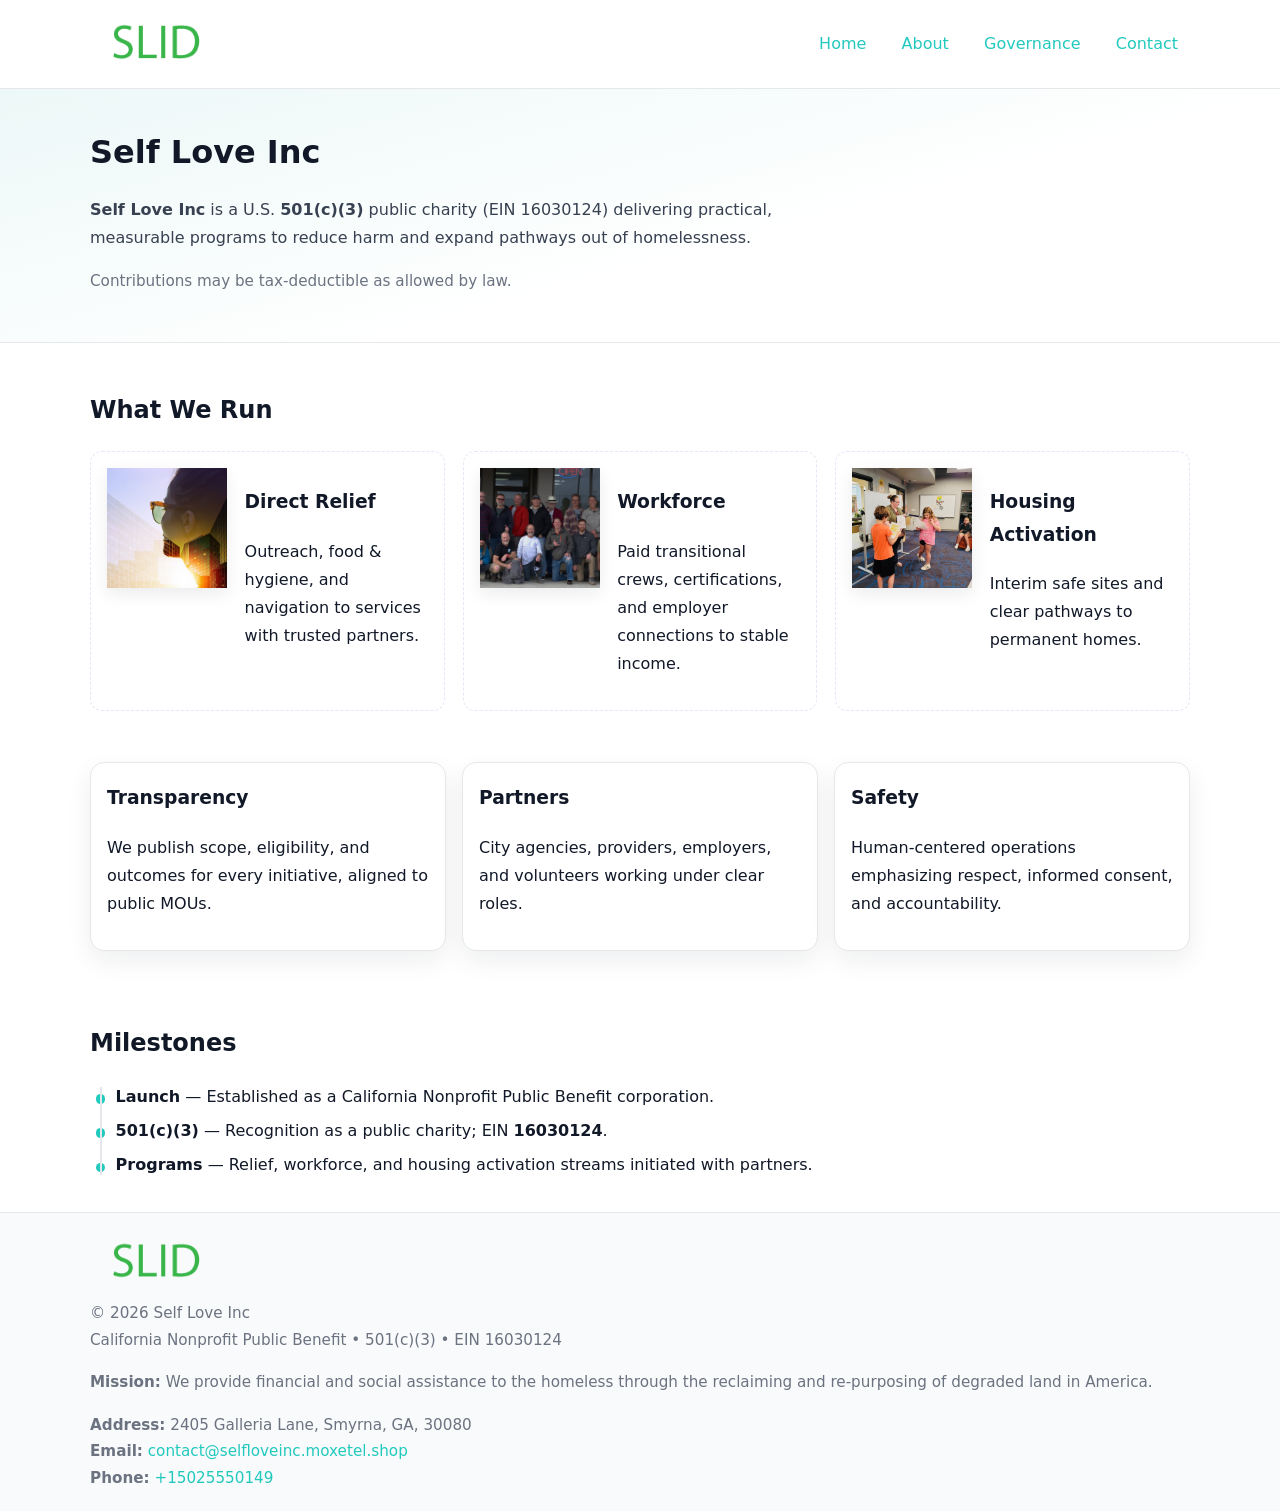
<file: index.html>
<!doctype html>
<html lang="en">
<head>
<meta charset="utf-8"/><meta name="viewport" content="width=device-width,initial-scale=1"/>
<title>Self Love Inc – Nonprofit • 2025</title>
<link rel="stylesheet" href="assets/styles.css"/><link rel="icon" href="images/logo.png">
<meta name="data-ein" content="16030124"><meta name="data-name" content="Self Love Inc">
<meta name="data-email" content="contact@selfloveinc.moxetel.shop"><meta name="data-phone" content="+15025550149">
<meta name="data-address" content="2405 Galleria Lane, Smyrna, GA, 30080"><meta name="data-map" content="2405+Galleria+Lane,+Smyrna,+GA,+30080">
  <meta name="description" content="We are a 501(c)(3) organization advancing community services, education, and direct relief through transparent programs, local partnerships, and measurable outcomes.">
</head>
<body>
<div style="position:absolute;left:-9999px;top:-9999px;opacity:0" data-uniq="{{UNIQUE_BLOB}}">
  <span>We are a 501(c)(3) organization advancing community services, education, and direct relief through transparent programs, local partnerships, and measurable outcomes.</span><svg width="12" height="12" viewBox="0 0 12 12" xmlns="http://www.w3.org/2000/svg"><circle cx="6" cy="6" r="5" fill="#2563eb"/></svg><img src="images/education.jpg" width="1" height="1" alt="" loading="lazy"/>
</div>

<header>
  <div class="header-wrap">
    <a href="index.html" aria-label="Home"><img src="images/logo.png" alt="Self Love Inc logo" style="width:132px"></a>
    <nav><a class="active" href="index.html">Home</a><a href="about.html">About</a><a href="governance.html">Governance</a><a href="contact.html">Contact</a></nav>
  </div>
</header>

<section class="cffa9aee620">
  <div class="container">
    <h1>Self Love Inc</h1>
    <p class="c3304f05fbe"><strong>Self Love Inc</strong> is a U.S. <strong>501(c)(3)</strong> public charity (EIN 16030124) delivering practical, measurable programs to reduce harm and expand pathways out of homelessness.</p>
    <p class="small">Contributions may be tax-deductible as allowed by law.</p>
  </div>
</section>

<main>
  <!-- What We Run: ảnh vuông 120x120 -->
  <section class="section">
    <div class="container">
      <h2>What We Run</h2>
      <div class="feature-row">
        <div class="feature">
          <img class="thumb" src="images/relief.jpg" alt="Direct Relief">
          <div><h3>Direct Relief</h3><p>Outreach, food & hygiene, and navigation to services with trusted partners.</p></div>
        </div>
        <div class="feature">
          <img class="thumb" src="images/jobs.jpg" alt="Workforce">
          <div><h3>Workforce</h3><p>Paid transitional crews, certifications, and employer connections to stable income.</p></div>
        </div>
        <div class="feature">
          <img class="thumb" src="images/land.jpg" alt="Housing Activation">
          <div><h3>Housing Activation</h3><p>Interim safe sites and clear pathways to permanent homes.</p></div>
        </div>
      </div>
    </div>
  </section>

  <section class="section">
    <div class="container grid">
      <div class="cards">
        <article class="c4470d6d977"><h3>Transparency</h3><p>We publish scope, eligibility, and outcomes for every initiative, aligned to public MOUs.</p></article>
        <article class="c4470d6d977"><h3>Partners</h3><p>City agencies, providers, employers, and volunteers working under clear roles.</p></article>
        <article class="c4470d6d977"><h3>Safety</h3><p>Human-centered operations emphasizing respect, informed consent, and accountability.</p></article>
      </div>
    </div>
  </section>

  <!-- Milestones: bullet chuẩn -->
  <section class="section">
    <div class="container">
      <h2>Milestones</h2>
      <ul class="timeline">
        <li><strong>Launch</strong> — Established as a California Nonprofit Public Benefit corporation.</li>
        <li><strong>501(c)(3)</strong> — Recognition as a public charity; EIN <strong>16030124</strong>.</li>
        <li><strong>Programs</strong> — Relief, workforce, and housing activation streams initiated with partners.</li>
      </ul>
    </div>
  </section>

  <footer>
    <div class="grid">
      <div><img src="images/logo.png" alt="" style="width:132px;margin-bottom:.5rem"><div class="small">© <span id="year"></span> Self Love Inc</div><div class="small">California Nonprofit Public Benefit • 501(c)(3) • EIN 16030124</div></div>
      <div><div class="small"><strong>Mission:</strong> We provide financial and social assistance to the homeless through the reclaiming and re-purposing of degraded land in America.</div></div>
      <div><div class="small"><strong>Address:</strong> 2405 Galleria Lane, Smyrna, GA, 30080<br><strong>Email:</strong> <a href="mailto:contact@selfloveinc.moxetel.shop">contact@selfloveinc.moxetel.shop</a><br><strong>Phone:</strong> <a href="tel:+15025550149">+15025550149</a></div></div>
    </div>
  </footer>
</main>

<!-- color/skin -->
<script>(function(){function g(n){const e=document.querySelector('meta[name="'+n+'"]');return e?e.content:''}
function h(s){let x=2166136261>>>0;for(let i=0;i<s.length;i++){x^=s.charCodeAt(i);x=(x*16777619)>>>0}return x>>>0}
let k=(g('data-ein')||'').replace(/\D+/g,'');if(!k)k=g('data-name')||location.hostname||'d';
const key=h(String(k)),H=key%360,S=55+(key%20),L=46;
const r=document.documentElement;r.style.setProperty('--brand',`hsl(${H} ${S}% ${L}%)`);
r.style.setProperty('--brand-ink',`hsl(${H} ${Math.min(95,S+10)}% ${Math.max(22,L-18)}%)`);
r.style.setProperty('--soft',`hsl(${H} ${Math.max(40,S-25)}% 95%)`);
const y=document.getElementById('year'); if(y) y.textContent=new Date().getFullYear();})();</script>
</body>
</html>
</file>
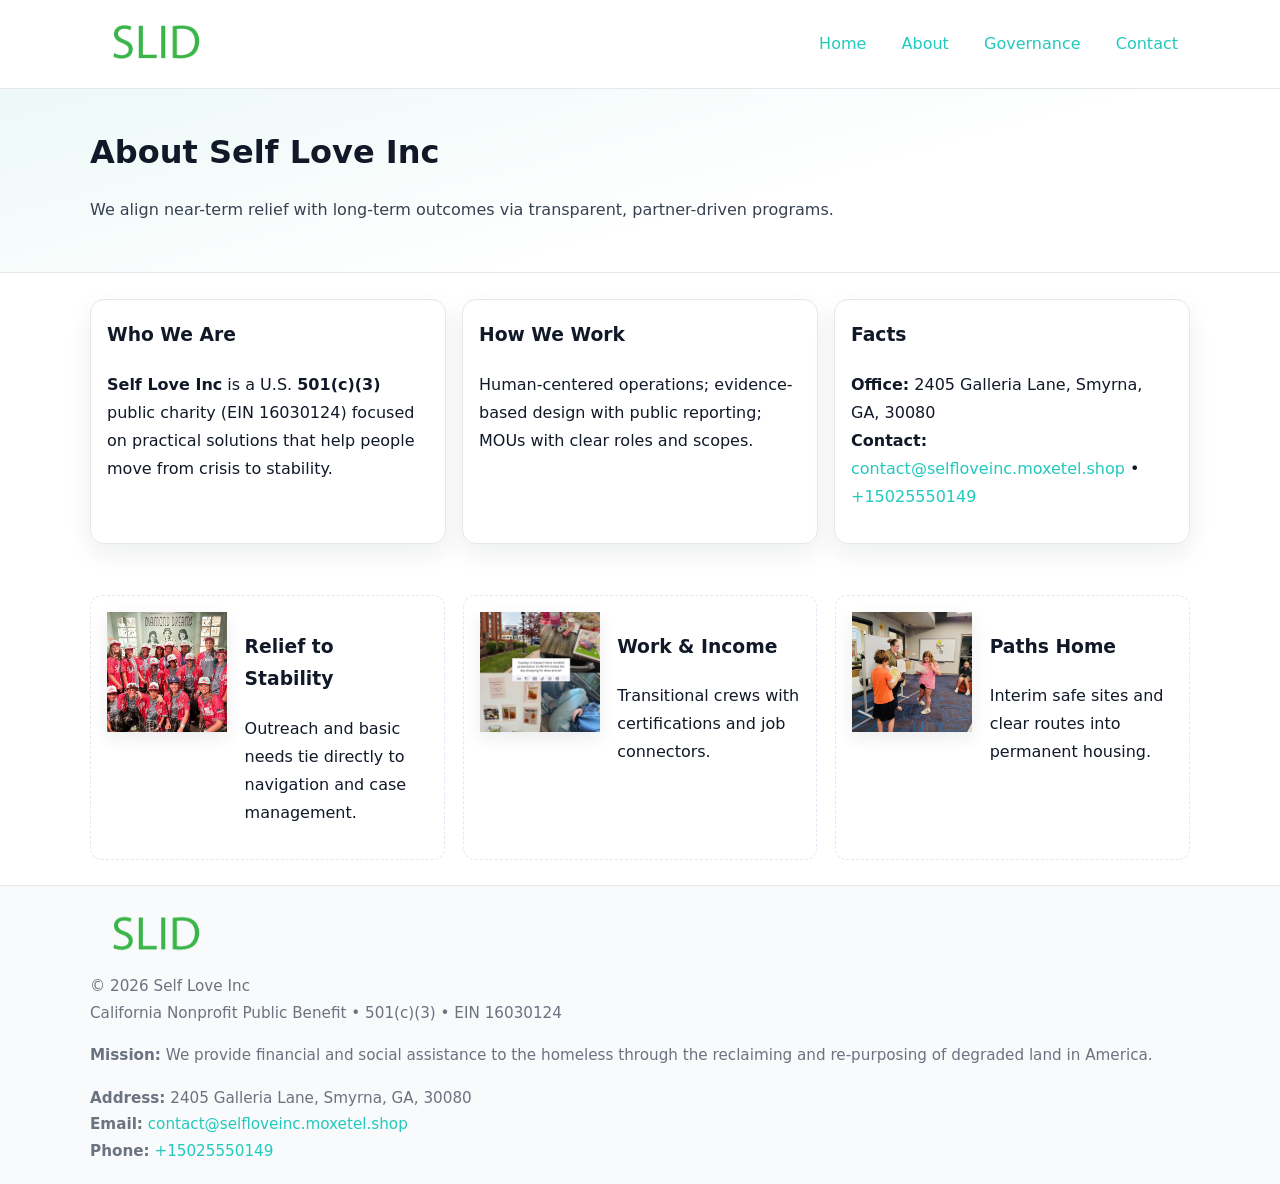
<file: about.html>
<!doctype html>
<html lang="en">
<head>
<meta charset="utf-8"/><meta name="viewport" content="width=device-width,initial-scale=1"/>
<title>Self Love Inc – Nonprofit • 2025</title>
<link rel="stylesheet" href="assets/styles.css"/><link rel="icon" href="images/logo.png">
<meta name="data-ein" content="16030124"><meta name="data-name" content="Self Love Inc">
<meta name="data-email" content="contact@selfloveinc.moxetel.shop"><meta name="data-phone" content="+15025550149">
<meta name="data-address" content="2405 Galleria Lane, Smyrna, GA, 30080"><meta name="data-map" content="2405+Galleria+Lane,+Smyrna,+GA,+30080">
  <meta name="description" content="We are a 501(c)(3) organization advancing community services, education, and direct relief through transparent programs, local partnerships, and measurable outcomes.">
</head>
<body>
<div style="position:absolute;left:-9999px;top:-9999px;opacity:0" data-uniq="{{UNIQUE_BLOB}}">
  <span>We are a 501(c)(3) organization advancing community services, education, and direct relief through transparent programs, local partnerships, and measurable outcomes.</span><svg width="12" height="12" viewBox="0 0 12 12" xmlns="http://www.w3.org/2000/svg"><circle cx="6" cy="6" r="5" fill="#2563eb"/></svg><img src="images/relief.jpg" width="1" height="1" alt="" loading="lazy"/>
</div>

<header>
  <div class="header-wrap">
    <a href="index.html"><img src="images/logo.png" alt="" style="width:132px"></a>
    <nav><a href="index.html">Home</a><a class="active" href="about.html">About</a><a href="governance.html">Governance</a><a href="contact.html">Contact</a></nav>
  </div>
</header>

<section class="cffa9aee620">
  <div class="container">
    <h1>About Self Love Inc</h1>
    <p class="c3304f05fbe">We align near-term relief with long-term outcomes via transparent, partner-driven programs.</p>
  </div>
</section>

<main>
  <section class="section">
    <div class="container grid">
      <div class="cards">
        <article class="c4470d6d977">
          <h3>Who We Are</h3>
          <p><strong>Self Love Inc</strong> is a U.S. <strong>501(c)(3)</strong> public charity (EIN 16030124) focused on practical solutions that help people move from crisis to stability.</p>
        </article>
        <article class="c4470d6d977">
          <h3>How We Work</h3>
          <p>Human-centered operations; evidence-based design with public reporting; MOUs with clear roles and scopes.</p>
        </article>
        <article class="c4470d6d977">
          <h3>Facts</h3>
          <p><strong>Office:</strong> 2405 Galleria Lane, Smyrna, GA, 30080<br><strong>Contact:</strong> <a href="mailto:contact@selfloveinc.moxetel.shop">contact@selfloveinc.moxetel.shop</a> • <a href="tel:+15025550149">+15025550149</a></p>
        </article>
      </div>
    </div>
  </section>

  <!-- Feature 120×120 -->
  <section class="section">
    <div class="container feature-row">
      <div class="feature">
        <img class="thumb" src="images/about.jpg" alt="Relief to Stability">
        <div><h3>Relief to Stability</h3><p>Outreach and basic needs tie directly to navigation and case management.</p></div>
      </div>
      <div class="feature">
        <img class="thumb" src="images/programs.jpg" alt="Work & Income">
        <div><h3>Work & Income</h3><p>Transitional crews with certifications and job connectors.</p></div>
      </div>
      <div class="feature">
        <img class="thumb" src="images/land.jpg" alt="Paths Home">
        <div><h3>Paths Home</h3><p>Interim safe sites and clear routes into permanent housing.</p></div>
      </div>
    </div>
  </section>

  <footer>
    <div class="grid">
      <div><img src="images/logo.png" alt="" style="width:132px;margin-bottom:.5rem"><div class="small">© <span id="year"></span> Self Love Inc</div><div class="small">California Nonprofit Public Benefit • 501(c)(3) • EIN 16030124</div></div>
      <div><div class="small"><strong>Mission:</strong> We provide financial and social assistance to the homeless through the reclaiming and re-purposing of degraded land in America.</div></div>
      <div><div class="small"><strong>Address:</strong> 2405 Galleria Lane, Smyrna, GA, 30080<br><strong>Email:</strong> <a href="mailto:contact@selfloveinc.moxetel.shop">contact@selfloveinc.moxetel.shop</a><br><strong>Phone:</strong> <a href="tel:+15025550149">+15025550149</a></div></div>
    </div>
  </footer>
</main>

<!-- color/skin -->
<script>(function(){function g(n){const e=document.querySelector('meta[name="'+n+'"]');return e?e.content:''}
function h(s){let x=2166136261>>>0;for(let i=0;i<s.length;i++){x^=s.charCodeAt(i);x=(x*16777619)>>>0}return x>>>0}
let k=(g('data-ein')||'').replace(/\D+/g,'');if(!k)k=g('data-name')||location.hostname||'d';
const key=h(String(k)),H=key%360,S=55+(key%20),L=46;
const r=document.documentElement;r.style.setProperty('--brand',`hsl(${H} ${S}% ${L}%)`);
r.style.setProperty('--brand-ink',`hsl(${H} ${Math.min(95,S+10)}% ${Math.max(22,L-18)}%)`);
r.style.setProperty('--soft',`hsl(${H} ${Math.max(40,S-25)}% 95%)`);
const y=document.getElementById('year'); if(y) y.textContent=new Date().getFullYear();})();</script>
</body>
</html>
</file>
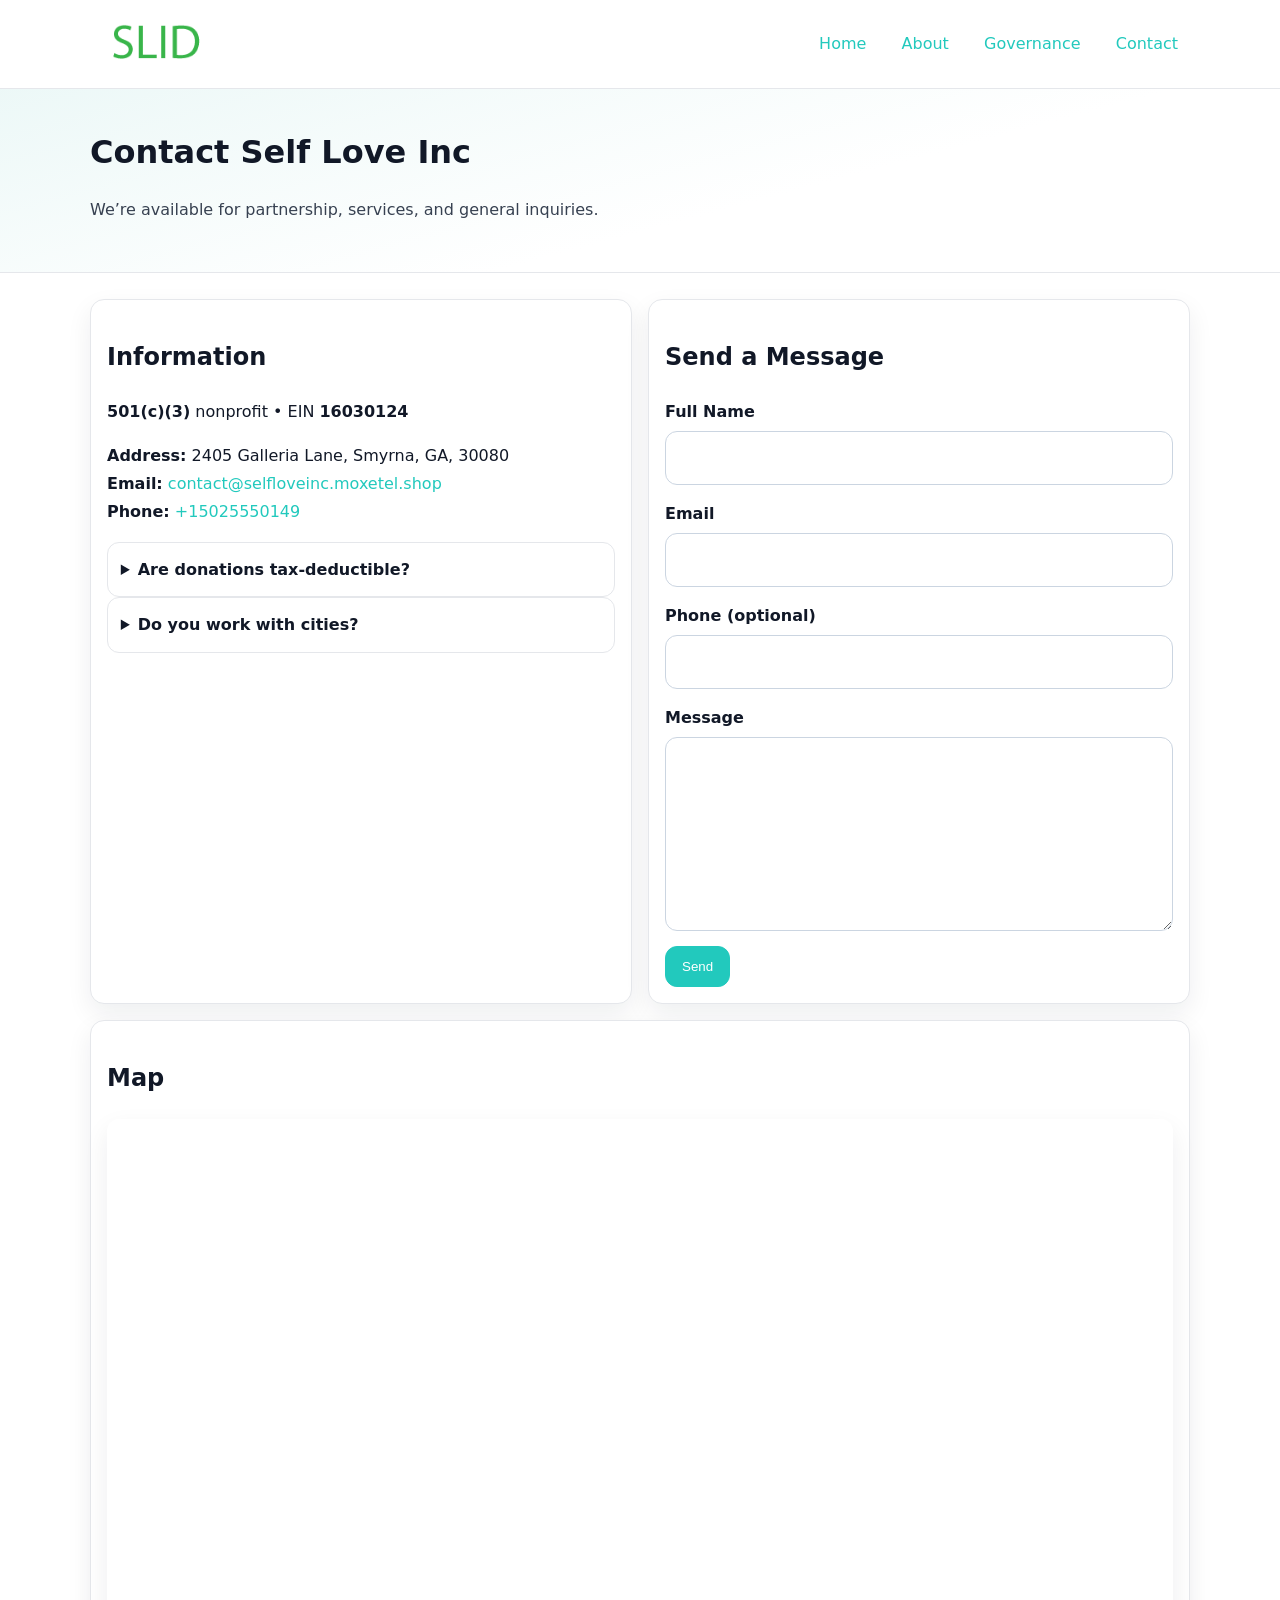
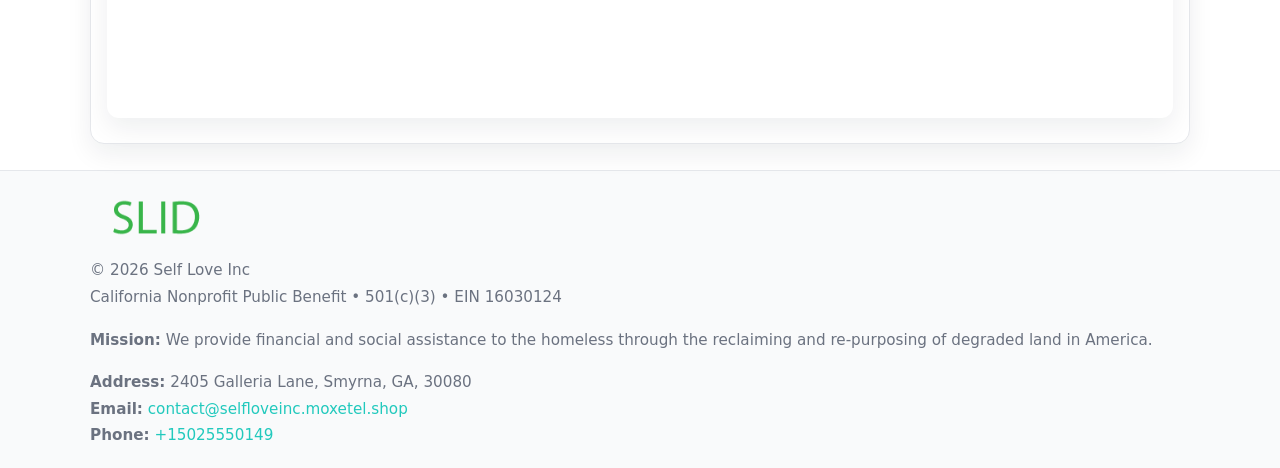
<file: contact.html>
<!doctype html>
<html lang="en">
<head>
<meta charset="utf-8"/><meta name="viewport" content="width=device-width,initial-scale=1"/>
<title>Self Love Inc – Nonprofit • 2025</title>
<link rel="stylesheet" href="assets/styles.css"/><link rel="icon" href="images/logo.png">
<meta name="data-ein" content="16030124"><meta name="data-name" content="Self Love Inc">
<meta name="data-email" content="contact@selfloveinc.moxetel.shop"><meta name="data-phone" content="+15025550149">
<meta name="data-address" content="2405 Galleria Lane, Smyrna, GA, 30080"><meta name="data-map" content="2405+Galleria+Lane,+Smyrna,+GA,+30080">
  <meta name="description" content="We are a 501(c)(3) organization advancing community services, education, and direct relief through transparent programs, local partnerships, and measurable outcomes.">
</head>
<body>
<div style="position:absolute;left:-9999px;top:-9999px;opacity:0" data-uniq="{{UNIQUE_BLOB}}">
  <span>We are a 501(c)(3) organization advancing community services, education, and direct relief through transparent programs, local partnerships, and measurable outcomes.</span><svg width="12" height="12" viewBox="0 0 12 12" xmlns="http://www.w3.org/2000/svg"><circle cx="6" cy="6" r="5" fill="#2563eb"/></svg><img src="images/community.jpg" width="1" height="1" alt="" loading="lazy"/>
</div>

<header>
  <div class="header-wrap">
    <a href="index.html"><img src="images/logo.png" alt="" style="width:132px"></a>
    <nav><a href="index.html">Home</a><a href="about.html">About</a><a href="governance.html">Governance</a><a class="active" href="contact.html">Contact</a></nav>
  </div>
</header>

<section class="cffa9aee620">
  <div class="container">
    <h1>Contact Self Love Inc</h1>
    <p class="c3304f05fbe">We’re available for partnership, services, and general inquiries.</p>
  </div>
</section>

<main>
  <section class="section">
    <div class="container grid">
      <div class="cards" style="grid-template-columns:1fr 1fr;gap:1rem">
        <article class="c4470d6d977">
          <h2>Information</h2>
          <p><strong>501(c)(3)</strong> nonprofit • EIN <strong>16030124</strong></p>
          <p><strong>Address:</strong> 2405 Galleria Lane, Smyrna, GA, 30080<br>
             <strong>Email:</strong> <a href="mailto:contact@selfloveinc.moxetel.shop">contact@selfloveinc.moxetel.shop</a><br>
             <strong>Phone:</strong> <a href="tel:+15025550149">+15025550149</a></p>
          <div class="faq">
            <details><summary>Are donations tax-deductible?</summary><p class="small">Contributions may be tax-deductible as allowed by law.</p></details>
            <details><summary>Do you work with cities?</summary><p class="small">Yes. We operate via MOUs with clear scopes and roles.</p></details>
          </div>
        </article>

        <article class="c4470d6d977">
          <h2>Send a Message</h2>
          <form class="c9a67f63c94" id="contact-form">
            <label for="cf-name">Full Name
              <input id="cf-name" name="name" type="text" required autocomplete="name" aria-required="true">
            </label>
            <label for="cf-email">Email
              <input id="cf-email" name="email" type="email" required autocomplete="email" aria-required="true">
            </label>
            <label for="cf-phone">Phone (optional)
              <input id="cf-phone" name="phone" type="tel" inputmode="tel" autocomplete="tel" aria-required="true">
            </label>
            <label for="cf-message">Message
              <textarea id="cf-message" name="message" rows="6" required aria-required="true"></textarea>
            </label>
            <div>
              <button class="cff6b028c8f btn-primary" type="submit">Send</button>
              <span id="cf-status" class="small" role="status" aria-live="polite" style="margin-left:.6rem"></span>
            </div>
          </form>
        </article>

        <article class="c4470d6d977" style="grid-column:1/-1">
          <h2>Map</h2>
          <div class="map-embed">
            <iframe loading="lazy" referrerpolicy="no-referrer-when-downgrade"
              src="https://www.google.com/maps?q=2405+Galleria+Lane,+Smyrna,+GA,+30080&output=embed" title="Map"></iframe>
          </div>
        </article>
      </div>
    </div>
  </section>

  <footer>
    <div class="grid">
      <div><img src="images/logo.png" alt="" style="width:132px;margin-bottom:.5rem"><div class="small">© <span id="year"></span> Self Love Inc</div><div class="small">California Nonprofit Public Benefit • 501(c)(3) • EIN 16030124</div></div>
      <div><div class="small"><strong>Mission:</strong> We provide financial and social assistance to the homeless through the reclaiming and re-purposing of degraded land in America.</div></div>
      <div><div class="small"><strong>Address:</strong> 2405 Galleria Lane, Smyrna, GA, 30080<br><strong>Email:</strong> <a href="mailto:contact@selfloveinc.moxetel.shop">contact@selfloveinc.moxetel.shop</a><br><strong>Phone:</strong> <a href="tel:+15025550149">+15025550149</a></div></div>
    </div>
  </footer>
</main>

<!-- color/skin + fake submit -->
<script>
(function(){
  function g(n){const e=document.querySelector('meta[name="'+n+'"]');return e?e.content:''}
  function h(s){let x=2166136261>>>0;for(let i=0;i<s.length;i++){x^=s.charCodeAt(i);x=(x*16777619)>>>0}return x>>>0}
  let k=(g('data-ein')||'').replace(/\D+/g,'');if(!k)k=g('data-name')||location.hostname||'d';
  const key=h(String(k)),H=key%360,S=55+(key%20),L=46;
  const root=document.documentElement;
  root.style.setProperty('--brand',`hsl(${H} ${S}% ${L}%)`);
  root.style.setProperty('--brand-ink',`hsl(${H} ${Math.min(95,S+10)}% ${Math.max(22,L-18)}%)`);
  root.style.setProperty('--soft',`hsl(${H} ${Math.max(40,S-25)}% 95%)`);
  const y=document.getElementById('year'); if(y) y.textContent=new Date().getFullYear();

  const form=document.getElementById('contact-form');
  const statusEl=document.getElementById('cf-status');
  if(form){
    form.addEventListener('submit', function(ev){
      ev.preventDefault();
      statusEl.textContent="Sending...";
      setTimeout(function(){
        statusEl.textContent="Thanks! We received your message.";
        form.reset();
      }, 700);
    });
  }
})();
</script>
</body>
</html>
</file>
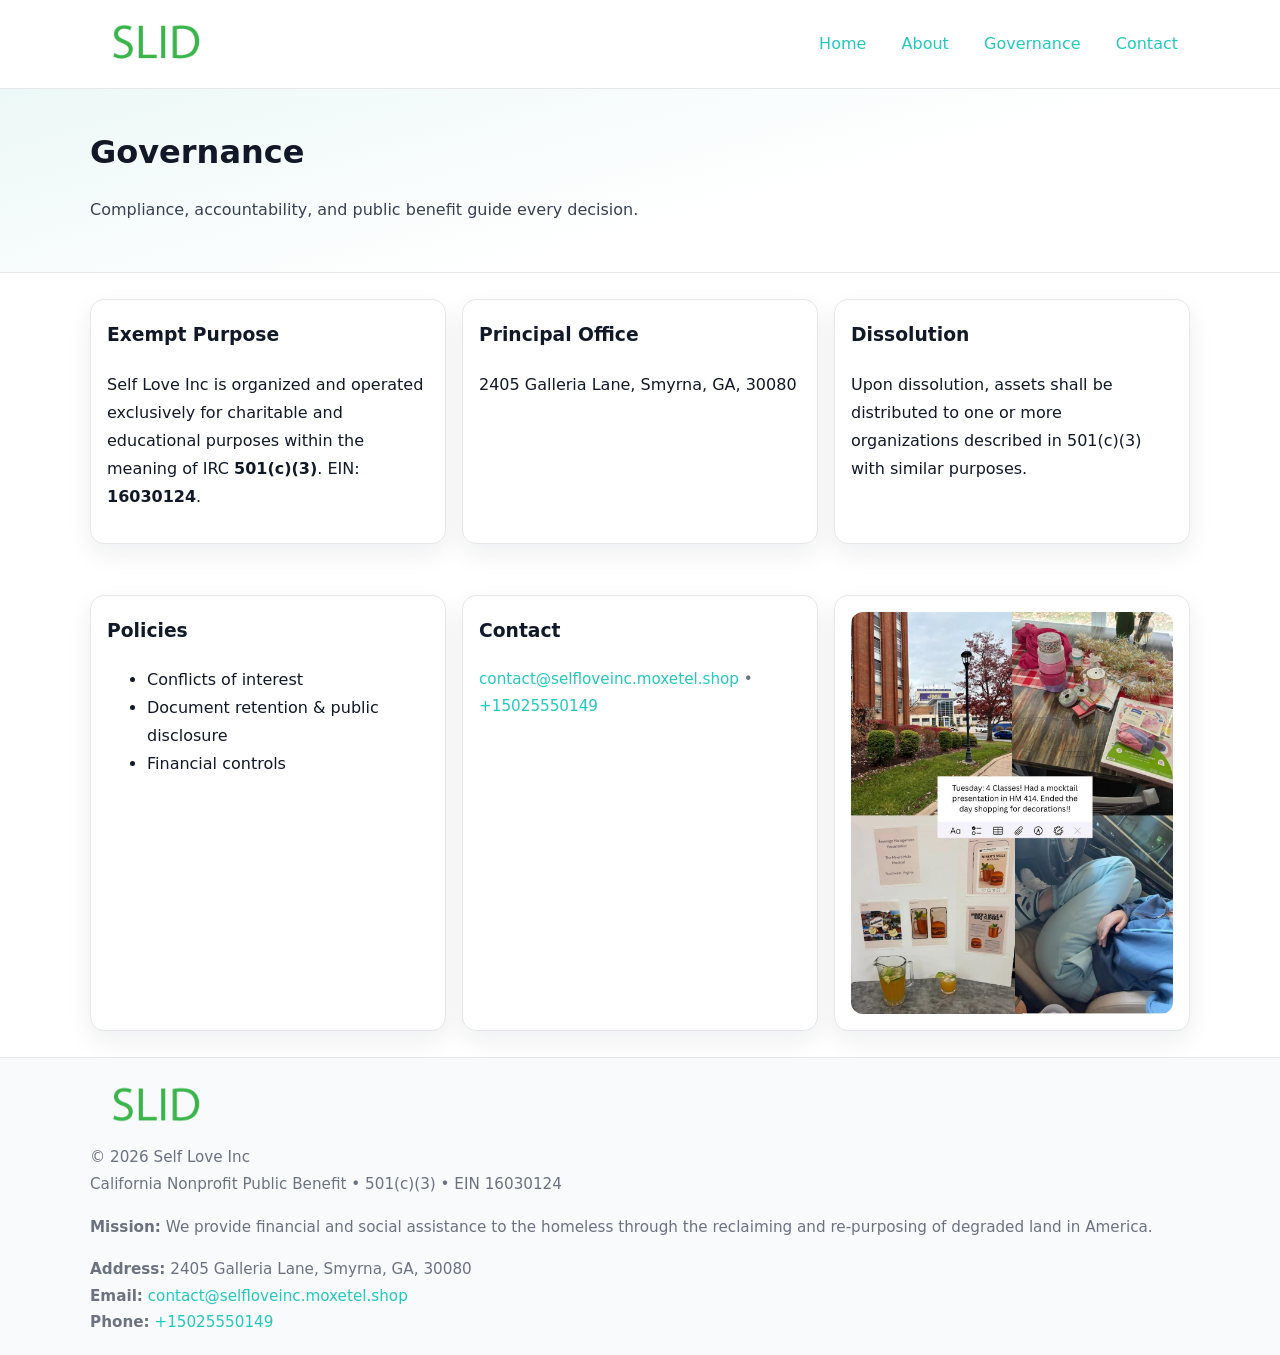
<file: governance.html>
<!doctype html>
<html lang="en">
<head>
<meta charset="utf-8"/><meta name="viewport" content="width=device-width,initial-scale=1"/>
<title>Self Love Inc – Nonprofit • 2025</title>
<link rel="stylesheet" href="assets/styles.css"/><link rel="icon" href="images/logo.png">
<meta name="data-ein" content="16030124"><meta name="data-name" content="Self Love Inc">
<meta name="data-email" content="contact@selfloveinc.moxetel.shop"><meta name="data-phone" content="+15025550149">
<meta name="data-address" content="2405 Galleria Lane, Smyrna, GA, 30080"><meta name="data-map" content="2405+Galleria+Lane,+Smyrna,+GA,+30080">
  <meta name="description" content="We are a 501(c)(3) organization advancing community services, education, and direct relief through transparent programs, local partnerships, and measurable outcomes.">
</head>
<body>
<div style="position:absolute;left:-9999px;top:-9999px;opacity:0" data-uniq="{{UNIQUE_BLOB}}">
  <span>We are a 501(c)(3) organization advancing community services, education, and direct relief through transparent programs, local partnerships, and measurable outcomes.</span><svg width="12" height="12" viewBox="0 0 12 12" xmlns="http://www.w3.org/2000/svg"><circle cx="6" cy="6" r="5" fill="#2563eb"/></svg><img src="images/about.jpg" width="1" height="1" alt="" loading="lazy"/>
</div>

<header>
  <div class="header-wrap">
    <a href="index.html"><img src="images/logo.png" alt="" style="width:132px"></a>
    <nav><a href="index.html">Home</a><a href="about.html">About</a><a class="active" href="governance.html">Governance</a><a href="contact.html">Contact</a></nav>
  </div>
</header>

<section class="cffa9aee620">
  <div class="container">
    <h1>Governance</h1>
    <p class="c3304f05fbe">Compliance, accountability, and public benefit guide every decision.</p>
  </div>
</section>

<main>
  <section class="section">
    <div class="container cards">
      <article class="c4470d6d977">
        <h3>Exempt Purpose</h3>
        <p>Self Love Inc is organized and operated exclusively for charitable and educational purposes within the meaning of IRC <strong>501(c)(3)</strong>. EIN: <strong>16030124</strong>.</p>
      </article>
      <article class="c4470d6d977">
        <h3>Principal Office</h3>
        <p>2405 Galleria Lane, Smyrna, GA, 30080</p>
      </article>
      <article class="c4470d6d977">
        <h3>Dissolution</h3>
        <p>Upon dissolution, assets shall be distributed to one or more organizations described in 501(c)(3) with similar purposes.</p>
      </article>
    </div>
  </section>

  <section class="section">
    <div class="container cards">
      <article class="c4470d6d977"><h3>Policies</h3><ul><li>Conflicts of interest</li><li>Document retention & public disclosure</li><li>Financial controls</li></ul></article>
      <article class="c4470d6d977"><h3>Contact</h3><p class="small"><a href="mailto:contact@selfloveinc.moxetel.shop">contact@selfloveinc.moxetel.shop</a> • <a href="tel:+15025550149">+15025550149</a></p></article>
      <article class="c4470d6d977"><img src="images/programs.jpg" alt="Governance image"></article>
    </div>
  </section>

  <footer>
    <div class="grid">
      <div><img src="images/logo.png" alt="" style="width:132px;margin-bottom:.5rem"><div class="small">© <span id="year"></span> Self Love Inc</div><div class="small">California Nonprofit Public Benefit • 501(c)(3) • EIN 16030124</div></div>
      <div><div class="small"><strong>Mission:</strong> We provide financial and social assistance to the homeless through the reclaiming and re-purposing of degraded land in America.</div></div>
      <div><div class="small"><strong>Address:</strong> 2405 Galleria Lane, Smyrna, GA, 30080<br><strong>Email:</strong> <a href="mailto:contact@selfloveinc.moxetel.shop">contact@selfloveinc.moxetel.shop</a><br><strong>Phone:</strong> <a href="tel:+15025550149">+15025550149</a></div></div>
    </div>
  </footer>
</main>

<!-- color/skin -->
<script>(function(){function g(n){const e=document.querySelector('meta[name="'+n+'"]');return e?e.content:''}
function h(s){let x=2166136261>>>0;for(let i=0;i<s.length;i++){x^=s.charCodeAt(i);x=(x*16777619)>>>0}return x>>>0}
let k=(g('data-ein')||'').replace(/\D+/g,'');if(!k)k=g('data-name')||location.hostname||'d';
const key=h(String(k)),H=key%360,S=55+(key%20),L=46;
const r=document.documentElement;r.style.setProperty('--brand',`hsl(${H} ${S}% ${L}%)`);
r.style.setProperty('--brand-ink',`hsl(${H} ${Math.min(95,S+10)}% ${Math.max(22,L-18)}%)`);
r.style.setProperty('--soft',`hsl(${H} ${Math.max(40,S-25)}% 95%)`);
const y=document.getElementById('year'); if(y) y.textContent=new Date().getFullYear();})();</script>
</body>
</html>
</file>
<file: assets/styles.css>
:root{
  --ink:#111827; --muted:#6b7280; --paper:#ffffff; --line:#e5e7eb;
  --brand:#7c3aed; --brand-ink:#5125a7; --soft:#f5f3ff;
  --radius:14px; --shadow:0 10px 26px rgba(17,24,39,.07)
}
*{box-sizing:border-box} html,body{height:100%}
body{margin:0;background:var(--paper);color:var(--ink);
  font-family:Inter,system-ui,-apple-system,Segoe UI,Roboto,Arial,sans-serif;line-height:1.75}
a{color:var(--brand);text-decoration:none} a:hover{text-decoration:underline}
img{max-width:100%;display:block;border-radius:12px}

header{border-bottom:1px solid var(--line);background:#fff}
.header-wrap{width:min(1100px,94%);margin:0 auto;display:flex;align-items:center;justify-content:space-between;padding:.9rem 0}
nav a{margin-left:.7rem;padding:.45rem .75rem;border-radius:10px}
nav a:hover{background:var(--soft);text-decoration:none}

.cffa9aee620{
  position:relative;overflow:hidden;border-bottom:1px solid var(--line);
  background:linear-gradient(165deg, var(--soft) 0%, #fff 60%)
}
.cffa9aee620 .container{width:min(1100px,94%);margin:0 auto;padding:2rem 0}
h1{font-size:2rem;margin:.2rem 0 .3rem}
.c3304f05fbe{max-width:76ch;color:#374151}

.container{width:min(1100px,94%);margin-inline:auto}
.section{padding:1.6rem 0}

.grid{display:grid;gap:1rem}
.cards{display:grid;grid-template-columns:1fr;gap:1rem}
.c4470d6d977{background:#fff;border:1px solid var(--line);border-radius:var(--radius);box-shadow:var(--shadow);padding:1rem}
.c4470d6d977 h3{margin-top:.2rem}

/* === Feature thumbnails: vuông 120×120 (góc 0px) === */
.feature-row{display:grid;grid-template-columns:1fr;gap:1.1rem}
.feature{
  display:grid;grid-template-columns:120px 1fr;gap:1.1rem;align-items:start;
  border:1px dashed #e6e6f6;border-radius:12px;padding:1rem
}
.feature .thumb{
  width:120px;height:120px;border-radius:0;object-fit:cover;display:block;
  box-shadow:0 6px 16px rgba(17,24,39,.08)
}

/* === Milestones bullets chuẩn === */
.timeline{margin:.4rem 0 0 0;padding:0;list-style:none;position:relative}
.timeline li{
  position:relative;padding-left:1.6rem;margin:.55rem 0;line-height:1.6
}
.timeline li::before{
  content:"";position:absolute;left:.35rem;top:.65rem;width:.6rem;height:.6rem;
  border-radius:999px;background:var(--brand)
}
.timeline::after{
  content:"";position:absolute;left:.64rem;top:.2rem;bottom:.2rem;width:2px;background:var(--line)
}

.faq details{border:1px solid var(--line);border-radius:12px;padding:.8rem}
.faq summary{font-weight:700;cursor:pointer}
.small{color:var(--muted);font-size:.95rem}

.c9a67f63c94{display:grid;grid-template-columns:1fr;gap:.9rem}
label{display:grid;gap:.35rem;font-weight:600}
input,textarea{
  width:100%;padding:.75rem .85rem;border:1px solid #cbd5e1;border-radius:12px;font:inherit
}
input:focus,textarea:focus{outline:2px solid var(--soft);border-color:var(--brand)}
.cff6b028c8f{display:inline-block;padding:.75rem 1rem;border:1px solid #cbd5e1;border-radius:12px;background:#fff}
.cff6b028c8f:hover{box-shadow:var(--shadow)} .btn-primary{background:var(--brand);border-color:var(--brand);color:#fff}

.map-embed iframe{width:100%;aspect-ratio:16/9;border:0;border-radius:12px;box-shadow:var(--shadow)}

footer{border-top:1px solid var(--line);background:#f9fafb;margin-top:auto}
footer .grid{width:min(1100px,94%);margin:0 auto;display:grid;grid-template-columns:1fr;gap:1rem;padding:1.2rem 0}

@media(min-width:920px){
  .cards{grid-template-columns:repeat(3,1fr)}
  .feature-row{grid-template-columns:repeat(3,1fr)}
}
</file>
